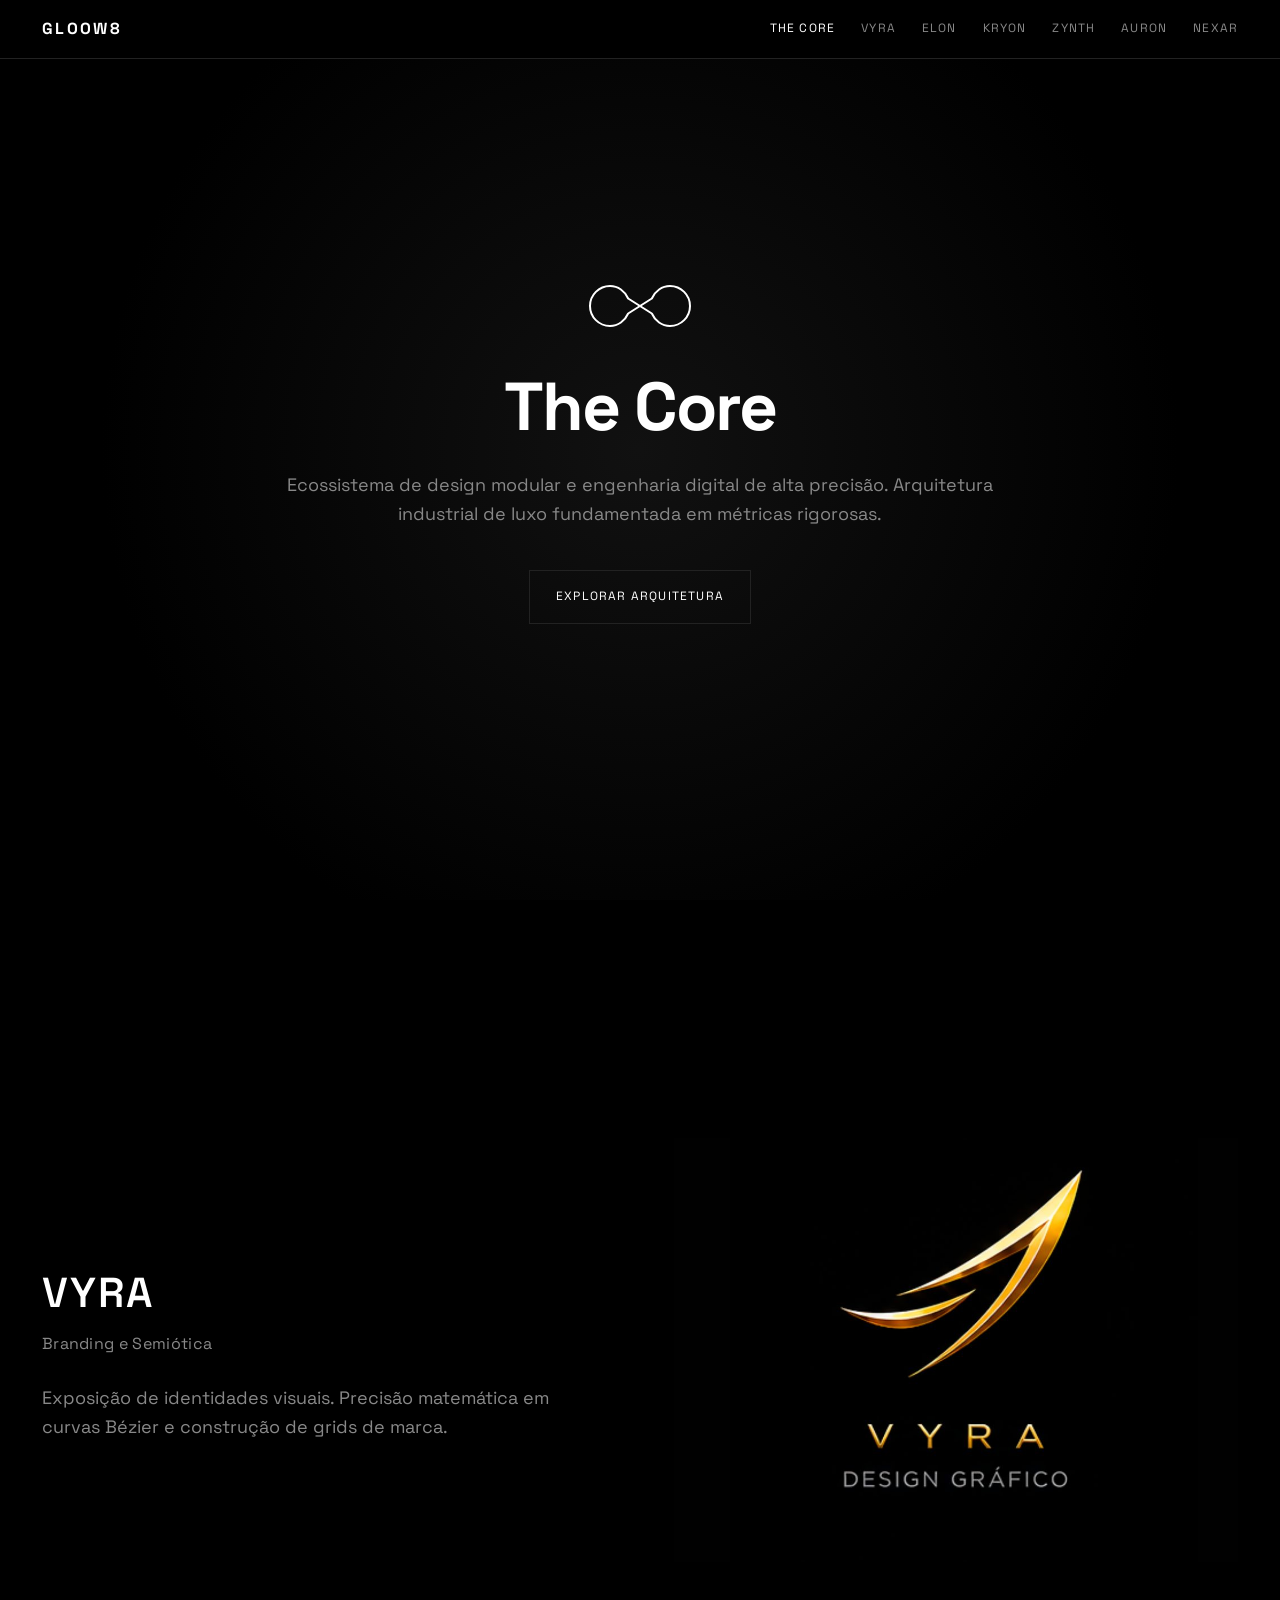
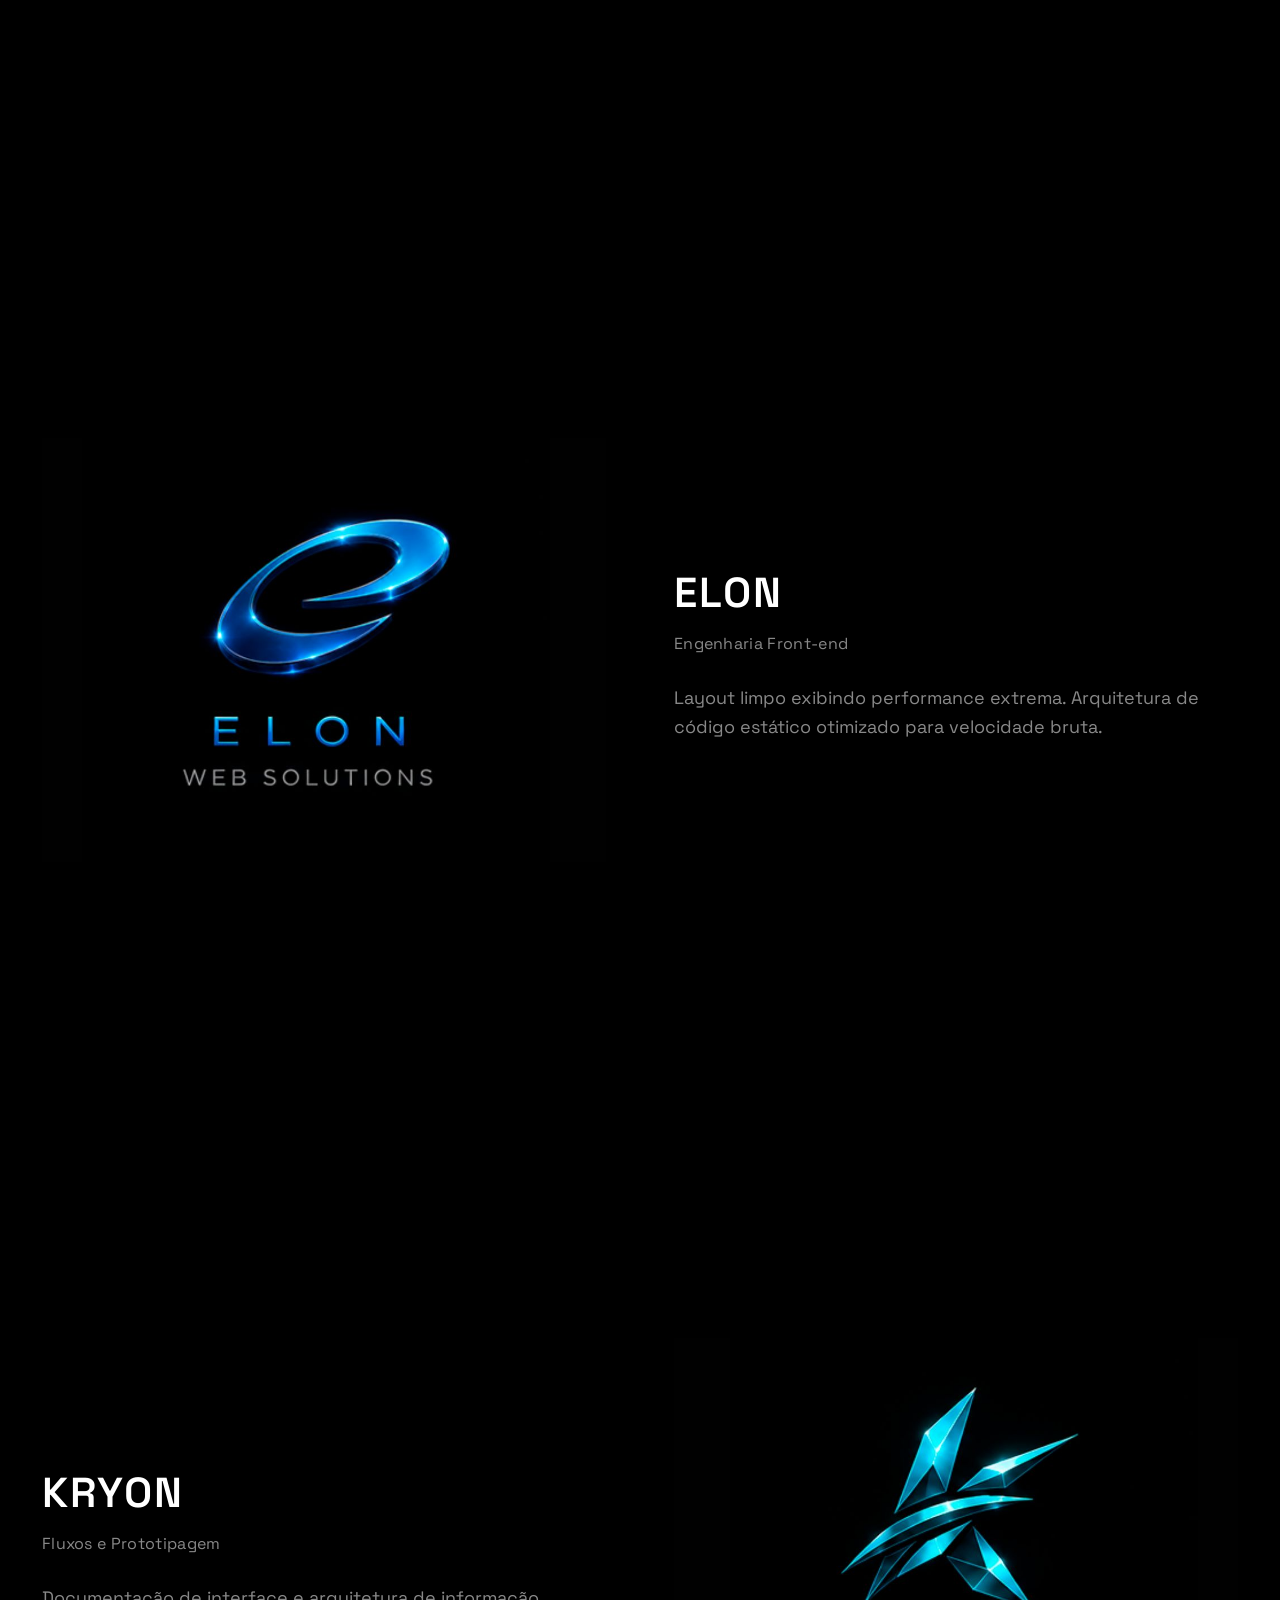
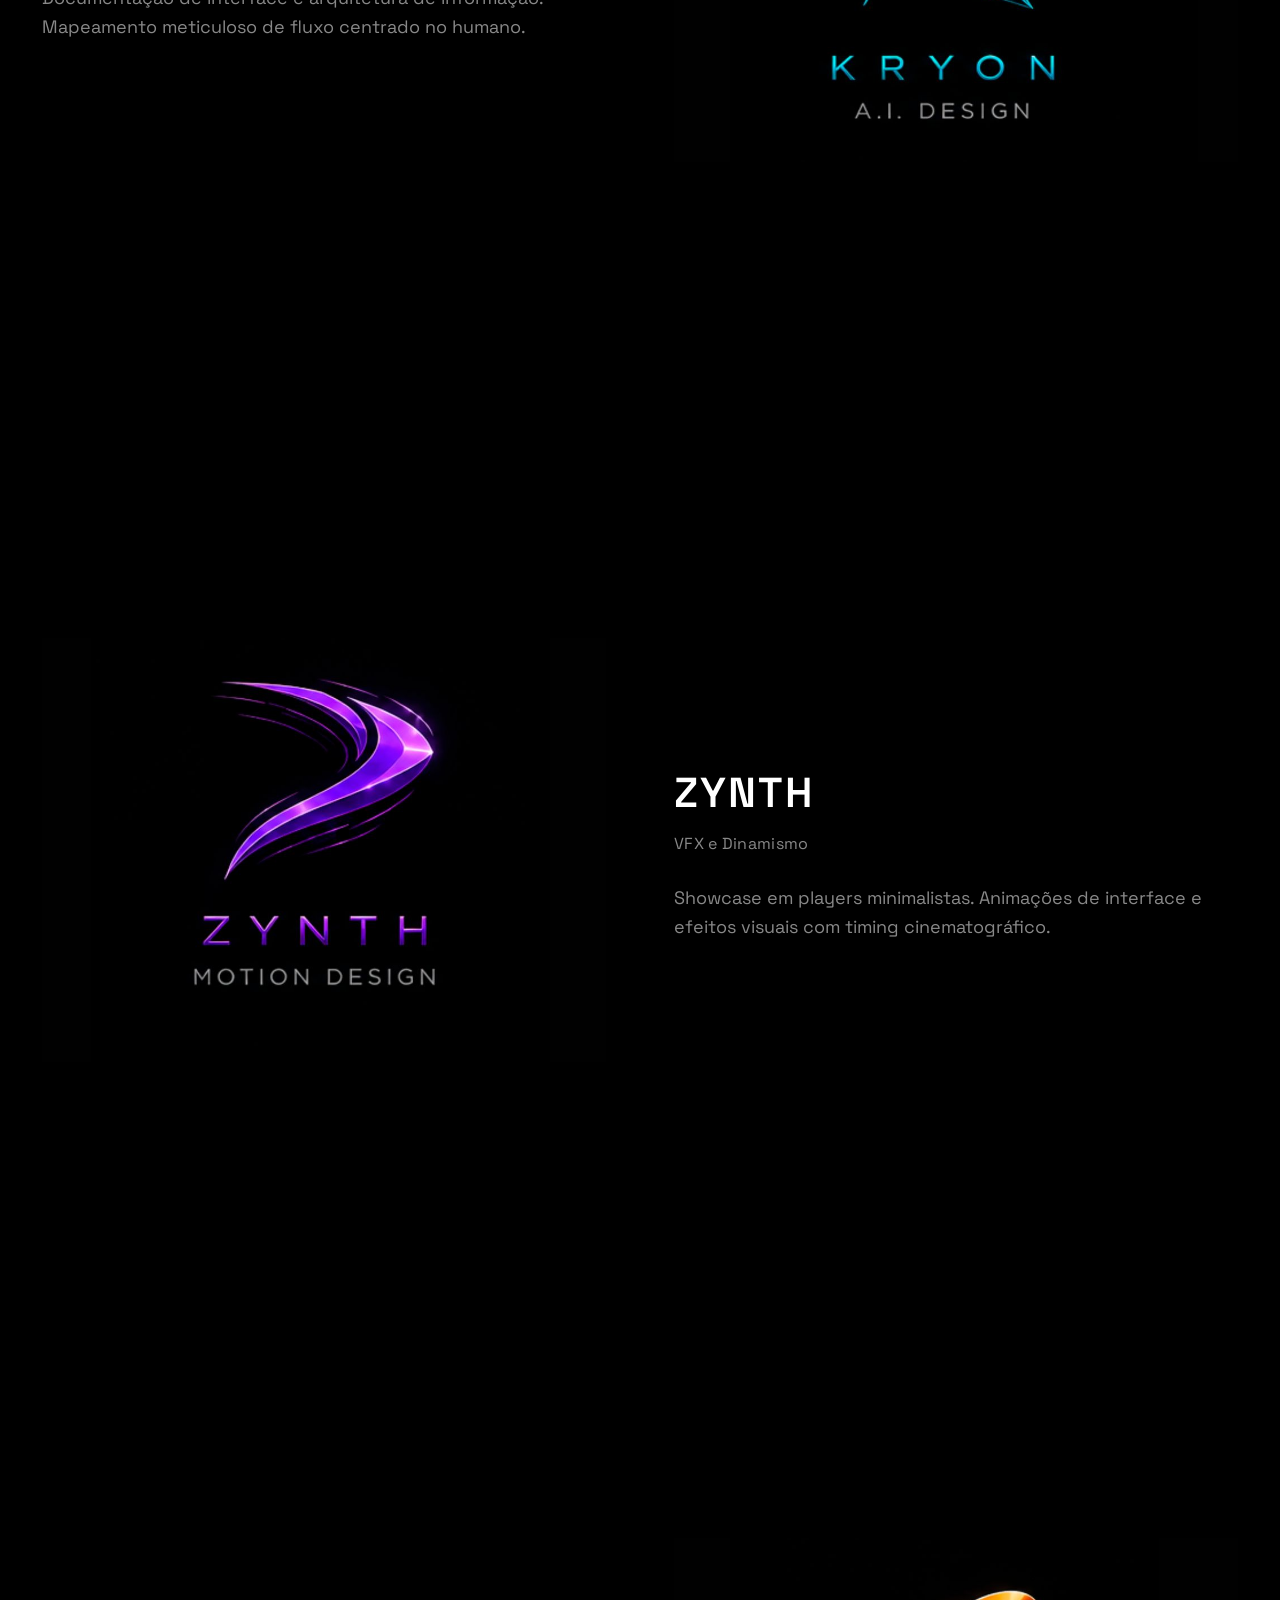
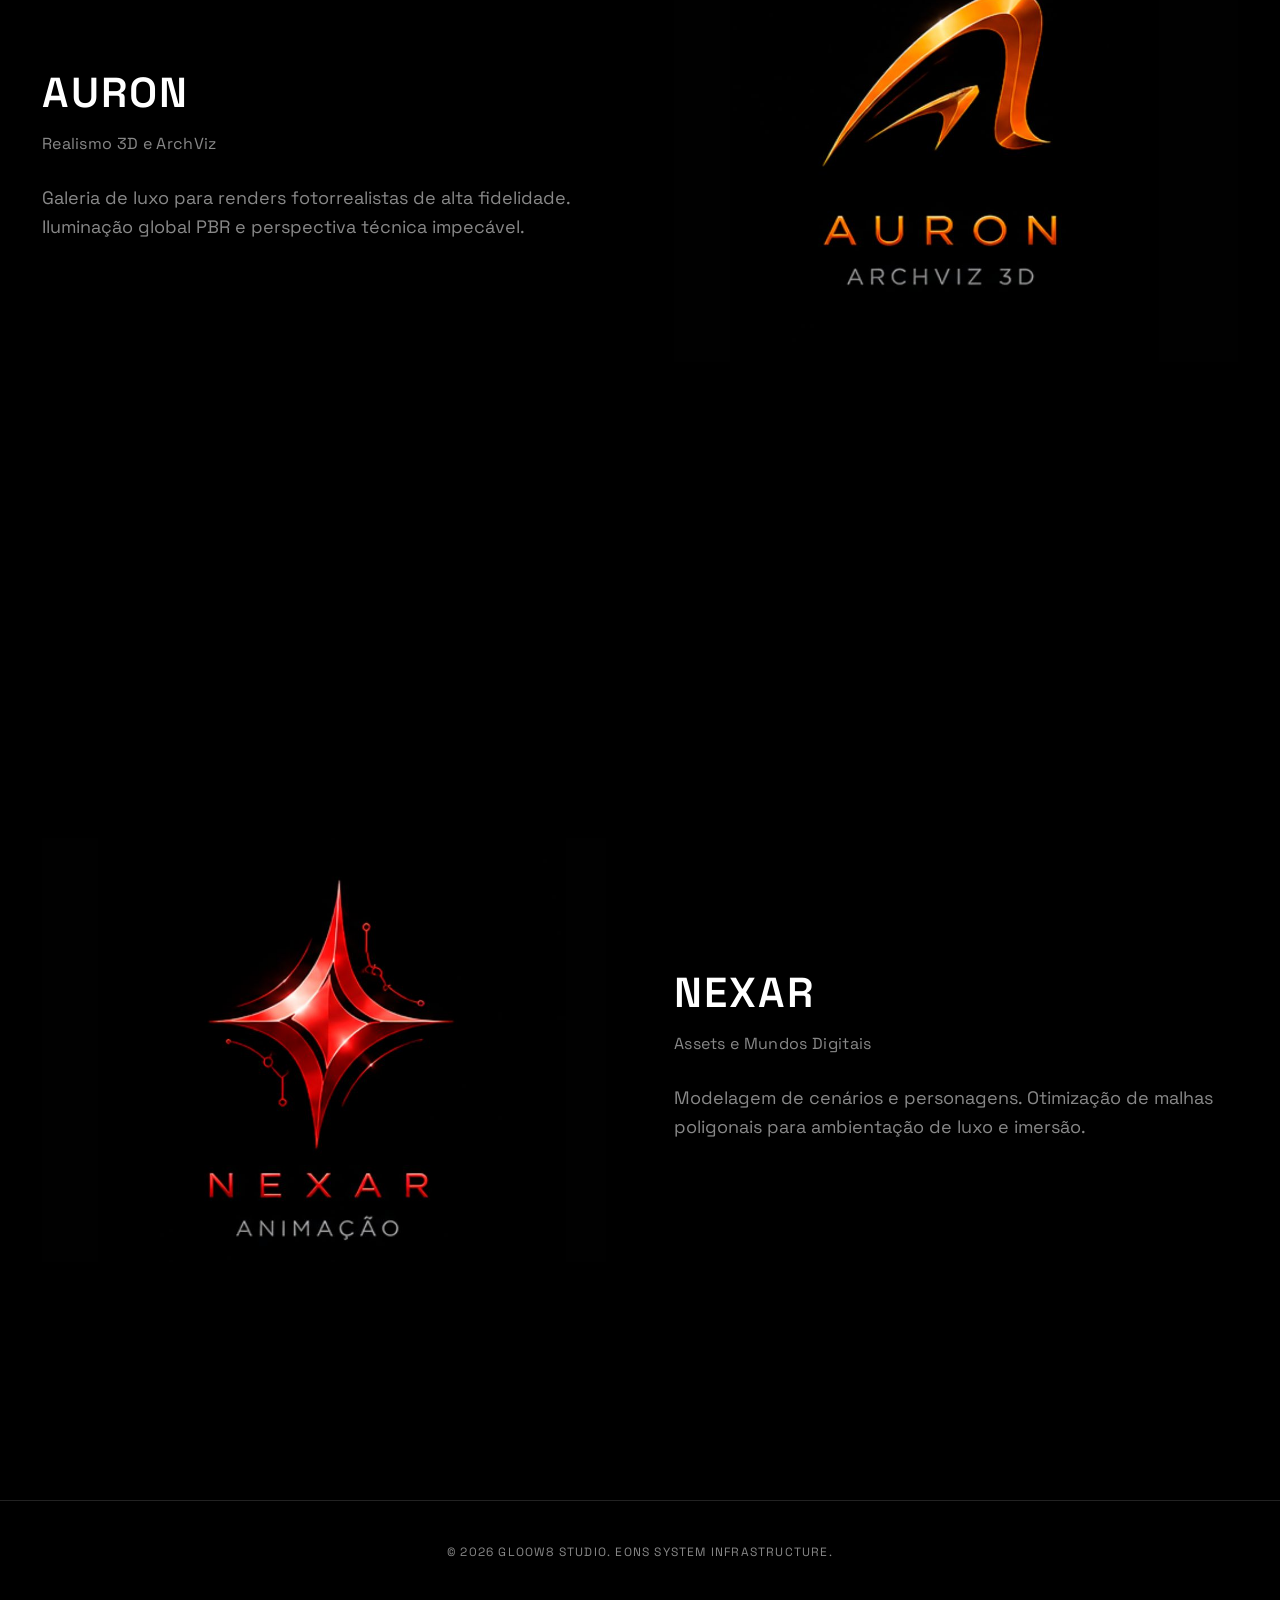
<file: index.html>
<!DOCTYPE html>
<html lang="pt-BR">
<head>
    <meta charset="UTF-8">
    <meta name="viewport" content="width=device-width, initial-scale=1.0">
    <title>Gloow8 Studio | S.C.A.M. Architecture</title>
    <link rel="stylesheet" href="style.css">
    <link rel="preconnect" href="https://fonts.googleapis.com">
    <link rel="preconnect" href="https://fonts.gstatic.com" crossorigin>
    <link href="https://fonts.googleapis.com/css2?family=Space+Grotesk:wght@300;400;600;700&display=swap" rel="stylesheet">
</head>
<body>
    <header class="header">
        <div class="logo"><a href="#core">GLOOW8</a></div>
        <nav class="nav">
            <a href="#core" class="nav-link">The Core</a>
            <a href="#vyra" class="nav-link">Vyra</a>
            <a href="#elon" class="nav-link">Elon</a>
            <a href="#kryon" class="nav-link">Kryon</a>
            <a href="#zynth" class="nav-link">Zynth</a>
            <a href="#auron" class="nav-link">Auron</a>
            <a href="#nexar" class="nav-link">Nexar</a>
        </nav>
        <button class="mobile-menu-btn" aria-label="Abrir Menu">
            <span class="bar"></span>
            <span class="bar"></span>
        </button>
    </header>

    <main class="main-content">
        <!-- THE CORE -->
        <section id="core" class="section hero fade-in">
            <div class="parallax-bg" data-speed="0.4"></div>
            <div class="content-wrapper">
                <div class="infinity-core">
                    <svg width="120" height="60" viewBox="0 0 120 60" fill="none" xmlns="http://www.w3.org/2000/svg">
                        <path d="M30 10C18.954 10 10 18.954 10 30C10 41.046 18.954 50 30 50C38.077 50 44.975 44.808 48.163 37.5L71.837 22.5C75.025 15.192 81.923 10 90 10C101.046 10 110 18.954 110 30C110 41.046 101.046 50 90 50C81.923 50 75.025 44.808 71.837 37.5L48.163 22.5C44.975 15.192 38.077 10 30 10Z" stroke="var(--accent-color)" stroke-width="2" stroke-linecap="round" stroke-linejoin="round"/>
                    </svg>
                </div>
                <h1>The Core</h1>
                <p>Ecossistema de design modular e engenharia digital de alta precisão. Arquitetura industrial de luxo fundamentada em métricas rigorosas.</p>
                <a href="#vyra" class="scroll-down">Explorar Arquitetura</a>
            </div>
        </section>

        <!-- VYRA -->
        <section id="vyra" class="section module-section fade-in">
            <div class="content-wrapper grid-layout">
                <div class="module-text">
                    <h2>VYRA</h2>
                    <h3>Branding e Semiótica</h3>
                    <p>Exposição de identidades visuais. Precisão matemática em curvas Bézier e construção de grids de marca.</p>
                </div>
                <div class="module-visual" style="padding: 0; border: none;">
                    <img src="vyra.jpg" alt="VYRA Branding" style="width: 100%; height: 100%; object-fit: cover;">
                </div>
            </div>
        </section>

        <!-- ELON -->
        <section id="elon" class="section module-section reverse fade-in">
            <div class="content-wrapper grid-layout">
                <div class="module-text">
                    <h2>ELON</h2>
                    <h3>Engenharia Front-end</h3>
                    <p>Layout limpo exibindo performance extrema. Arquitetura de código estático otimizado para velocidade bruta.</p>
                </div>
                <div class="module-visual" style="padding: 0; border: none;">
                    <img src="elon.jpg" alt="ELON Engenharia Front-end" style="width: 100%; height: 100%; object-fit: cover;">
                </div>
            </div>
        </section>

        <!-- KRYON -->
        <section id="kryon" class="section module-section fade-in">
            <div class="content-wrapper grid-layout">
                <div class="module-text">
                    <h2>KRYON</h2>
                    <h3>Fluxos e Prototipagem</h3>
                    <p>Documentação de interface e arquitetura de informação. Mapeamento meticuloso de fluxo centrado no humano.</p>
                </div>
                <div class="module-visual" style="padding: 0; border: none;">
                    <img src="kryon.jpg" alt="KRYON Fluxos e Prototipagem" style="width: 100%; height: 100%; object-fit: cover;">
                </div>
            </div>
        </section>

        <!-- ZYNTH -->
        <section id="zynth" class="section module-section reverse fade-in">
            <div class="content-wrapper grid-layout">
                <div class="module-text">
                    <h2>ZYNTH</h2>
                    <h3>VFX e Dinamismo</h3>
                    <p>Showcase em players minimalistas. Animações de interface e efeitos visuais com timing cinematográfico.</p>
                </div>
                <div class="module-visual" style="padding: 0; border: none;">
                    <img src="zynth.jpg" alt="ZYNTH VFX e Dinamismo" style="width: 100%; height: 100%; object-fit: cover;">
                </div>
            </div>
        </section>

        <!-- AURON -->
        <section id="auron" class="section module-section fade-in">
            <div class="content-wrapper grid-layout">
                <div class="module-text">
                    <h2>AURON</h2>
                    <h3>Realismo 3D e ArchViz</h3>
                    <p>Galeria de luxo para renders fotorrealistas de alta fidelidade. Iluminação global PBR e perspectiva técnica impecável.</p>
                </div>
                <div class="module-visual" style="padding: 0; border: none;">
                    <img src="auron.jpg" alt="AURON Realismo 3D" style="width: 100%; height: 100%; object-fit: cover;">
                </div>
            </div>
        </section>

        <!-- NEXAR -->
        <section id="nexar" class="section module-section reverse fade-in">
            <div class="content-wrapper grid-layout">
                <div class="module-text">
                    <h2>NEXAR</h2>
                    <h3>Assets e Mundos Digitais</h3>
                    <p>Modelagem de cenários e personagens. Otimização de malhas poligonais para ambientação de luxo e imersão.</p>
                </div>
                <div class="module-visual" style="padding: 0; border: none;">
                    <img src="nexar.jpg" alt="NEXAR Assets e Mundos Digitais" style="width: 100%; height: 100%; object-fit: cover;">
                </div>
            </div>
        </section>
    </main>

    <footer class="footer">
        <p>&copy; 2026 Gloow8 Studio. Eons System Infrastructure.</p>
    </footer>

    <script src="script.js"></script>
</body>
</html>
</file>
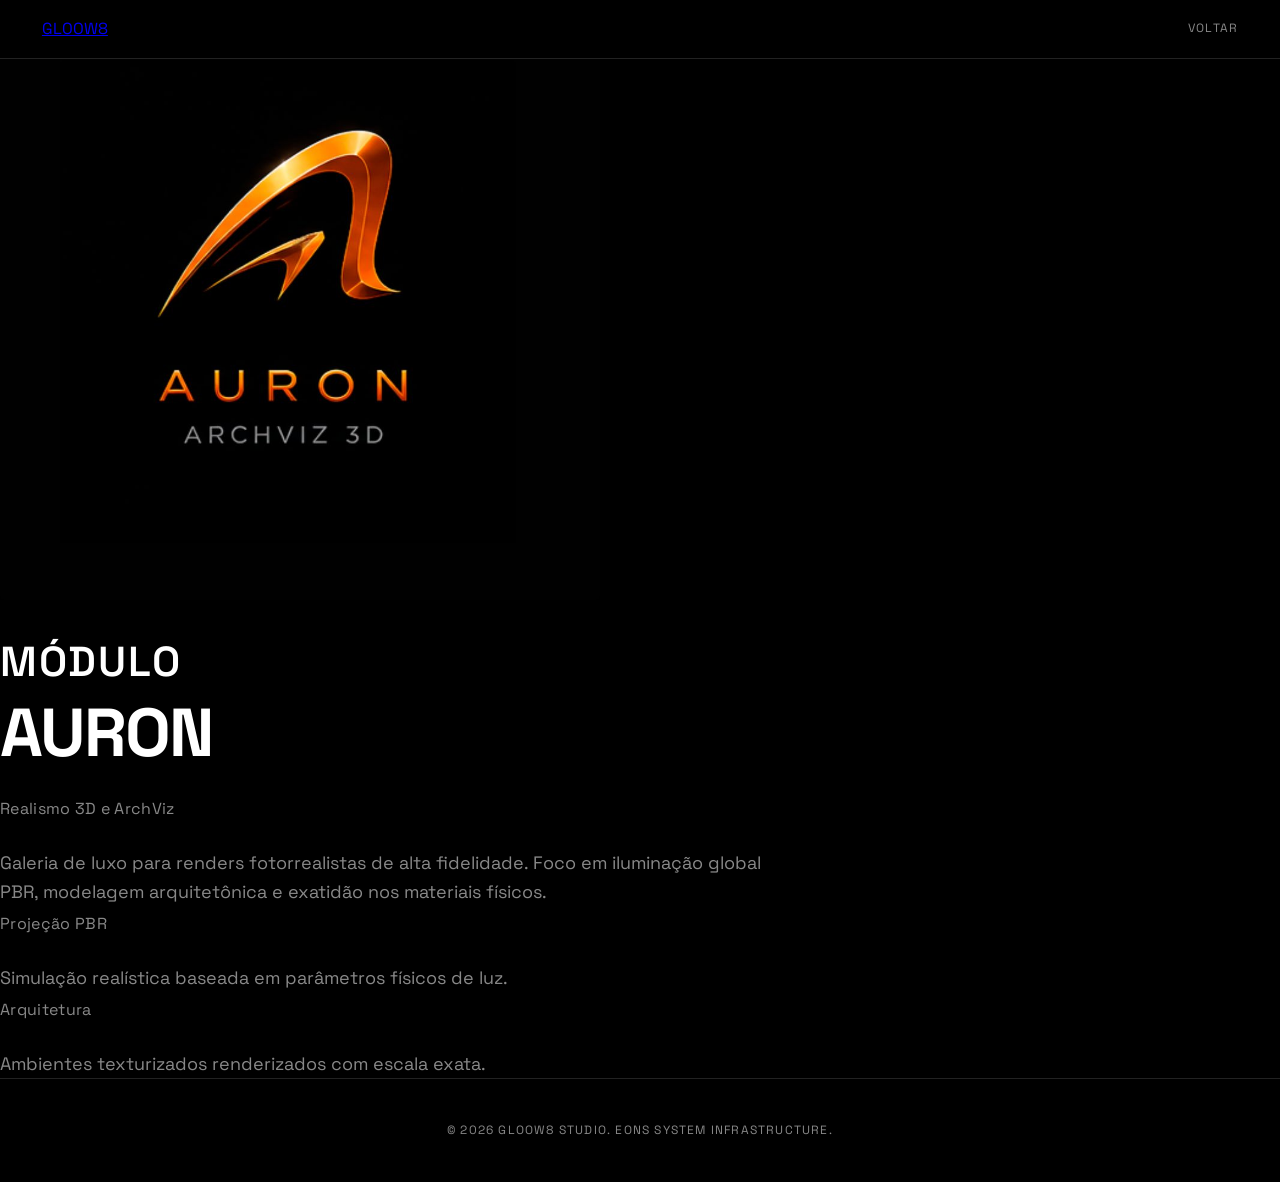
<file: modules/auron.html>
<!DOCTYPE html>
<html lang="pt-BR">
<head>
    <meta charset="UTF-8">
    <meta name="viewport" content="width=device-width, initial-scale=1.0">
    <title>Gloow8 Studio | AURON - Realismo 3D e ArchViz</title>
    <link rel="stylesheet" href="../style.css">
    <link rel="preconnect" href="https://fonts.googleapis.com">
    <link rel="preconnect" href="https://fonts.gstatic.com" crossorigin>
    <link href="https://fonts.googleapis.com/css2?family=Space+Grotesk:wght@300;400;600;700&display=swap" rel="stylesheet">
</head>
<body>
    <header class="header">
        <a href="../index.html" class="logo">GLOOW8</a>
        <nav class="nav">
            <a href="../index.html#modules">Voltar</a>
        </nav>
    </header>

    <main class="main-content">
        <section class="module-hero">
            <img src="../auron.jpg" alt="AURON Logo" style="width: 100%; max-width: 600px; margin-bottom: 20px; object-fit: cover; border-radius: 4px;">
            <h2>Módulo</h2>
            <h1>AURON</h1>
            <h3>Realismo 3D e ArchViz</h3>
            <p>Galeria de luxo para renders fotorrealistas de alta fidelidade. Foco em iluminação global PBR, modelagem arquitetônica e exatidão nos materiais físicos.</p>
        </section>

        <section class="modules-grid">
            <div class="module-card">
                <h3>Projeção PBR</h3>
                <p>Simulação realística baseada em parâmetros físicos de luz.</p>
            </div>
            <div class="module-card">
                <h3>Arquitetura</h3>
                <p>Ambientes texturizados renderizados com escala exata.</p>
            </div>
        </section>
    </main>

    <footer class="footer">
        <p>&copy; 2026 Gloow8 Studio. Eons System Infrastructure.</p>
    </footer>
</body>
</html>
</file>
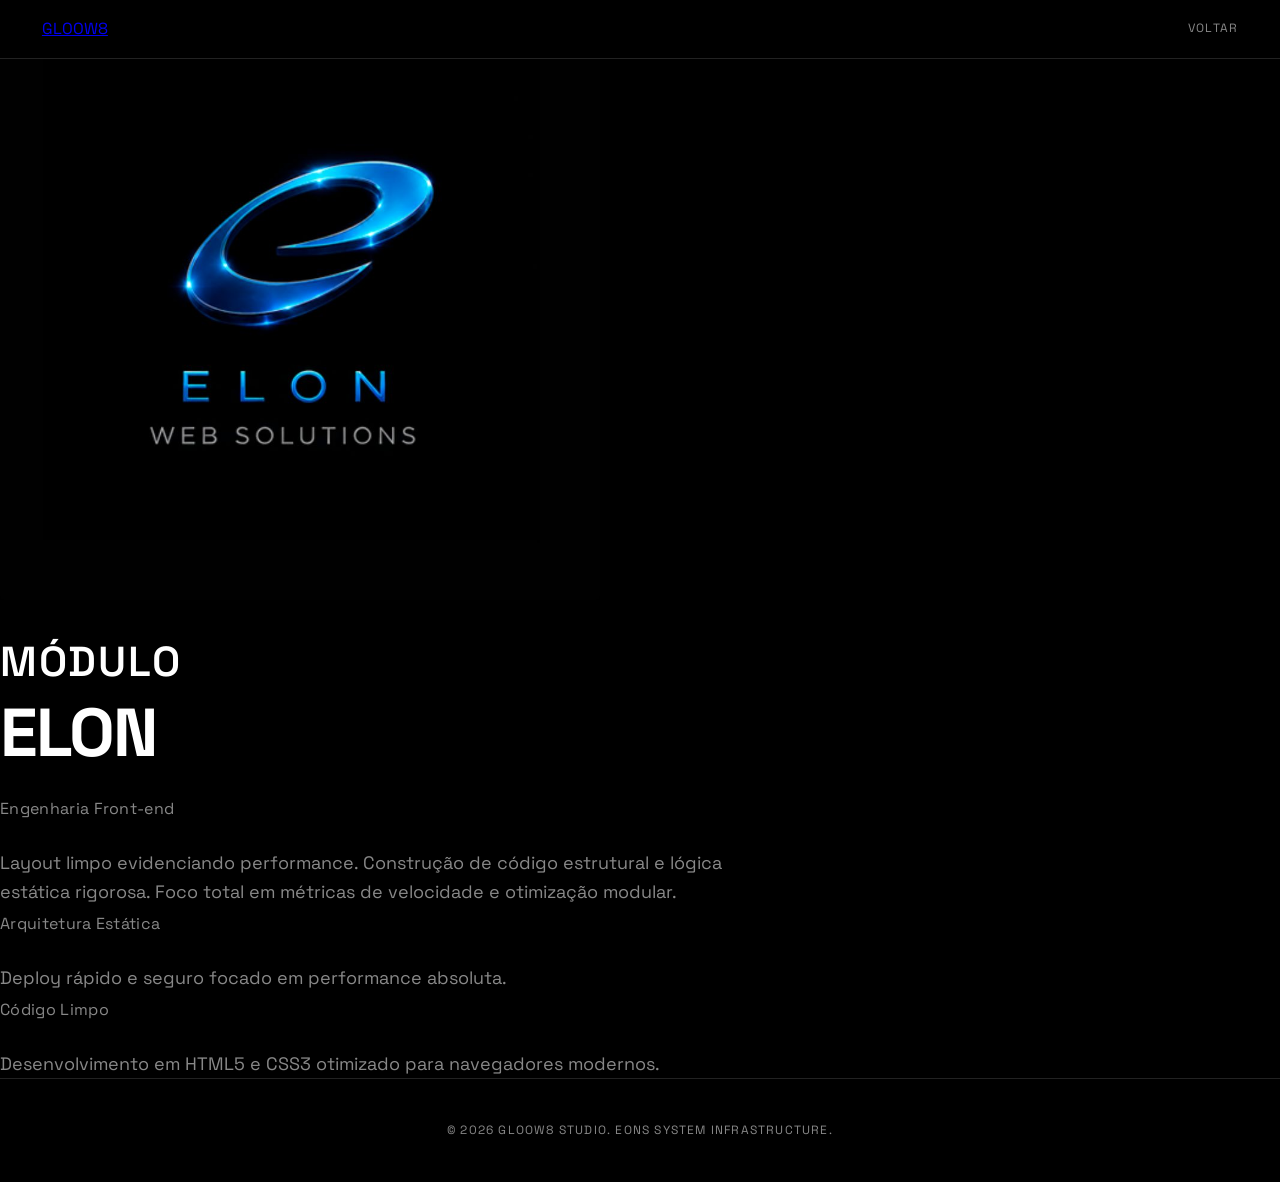
<file: modules/elon.html>
<!DOCTYPE html>
<html lang="pt-BR">
<head>
    <meta charset="UTF-8">
    <meta name="viewport" content="width=device-width, initial-scale=1.0">
    <title>Gloow8 Studio | ELON - Engenharia Front-end</title>
    <link rel="stylesheet" href="../style.css">
    <link rel="preconnect" href="https://fonts.googleapis.com">
    <link rel="preconnect" href="https://fonts.gstatic.com" crossorigin>
    <link href="https://fonts.googleapis.com/css2?family=Space+Grotesk:wght@300;400;600;700&display=swap" rel="stylesheet">
</head>
<body>
    <header class="header">
        <a href="../index.html" class="logo">GLOOW8</a>
        <nav class="nav">
            <a href="../index.html#modules">Voltar</a>
        </nav>
    </header>

    <main class="main-content">
        <section class="module-hero">
            <img src="../elon.jpg" alt="ELON Logo" style="width: 100%; max-width: 600px; margin-bottom: 20px; object-fit: cover; border-radius: 4px;">
            <h2>Módulo</h2>
            <h1>ELON</h1>
            <h3>Engenharia Front-end</h3>
            <p>Layout limpo evidenciando performance. Construção de código estrutural e lógica estática rigorosa. Foco total em métricas de velocidade e otimização modular.</p>
        </section>

        <section class="modules-grid">
            <div class="module-card">
                <h3>Arquitetura Estática</h3>
                <p>Deploy rápido e seguro focado em performance absoluta.</p>
            </div>
            <div class="module-card">
                <h3>Código Limpo</h3>
                <p>Desenvolvimento em HTML5 e CSS3 otimizado para navegadores modernos.</p>
            </div>
        </section>
    </main>

    <footer class="footer">
        <p>&copy; 2026 Gloow8 Studio. Eons System Infrastructure.</p>
    </footer>
</body>
</html>
</file>
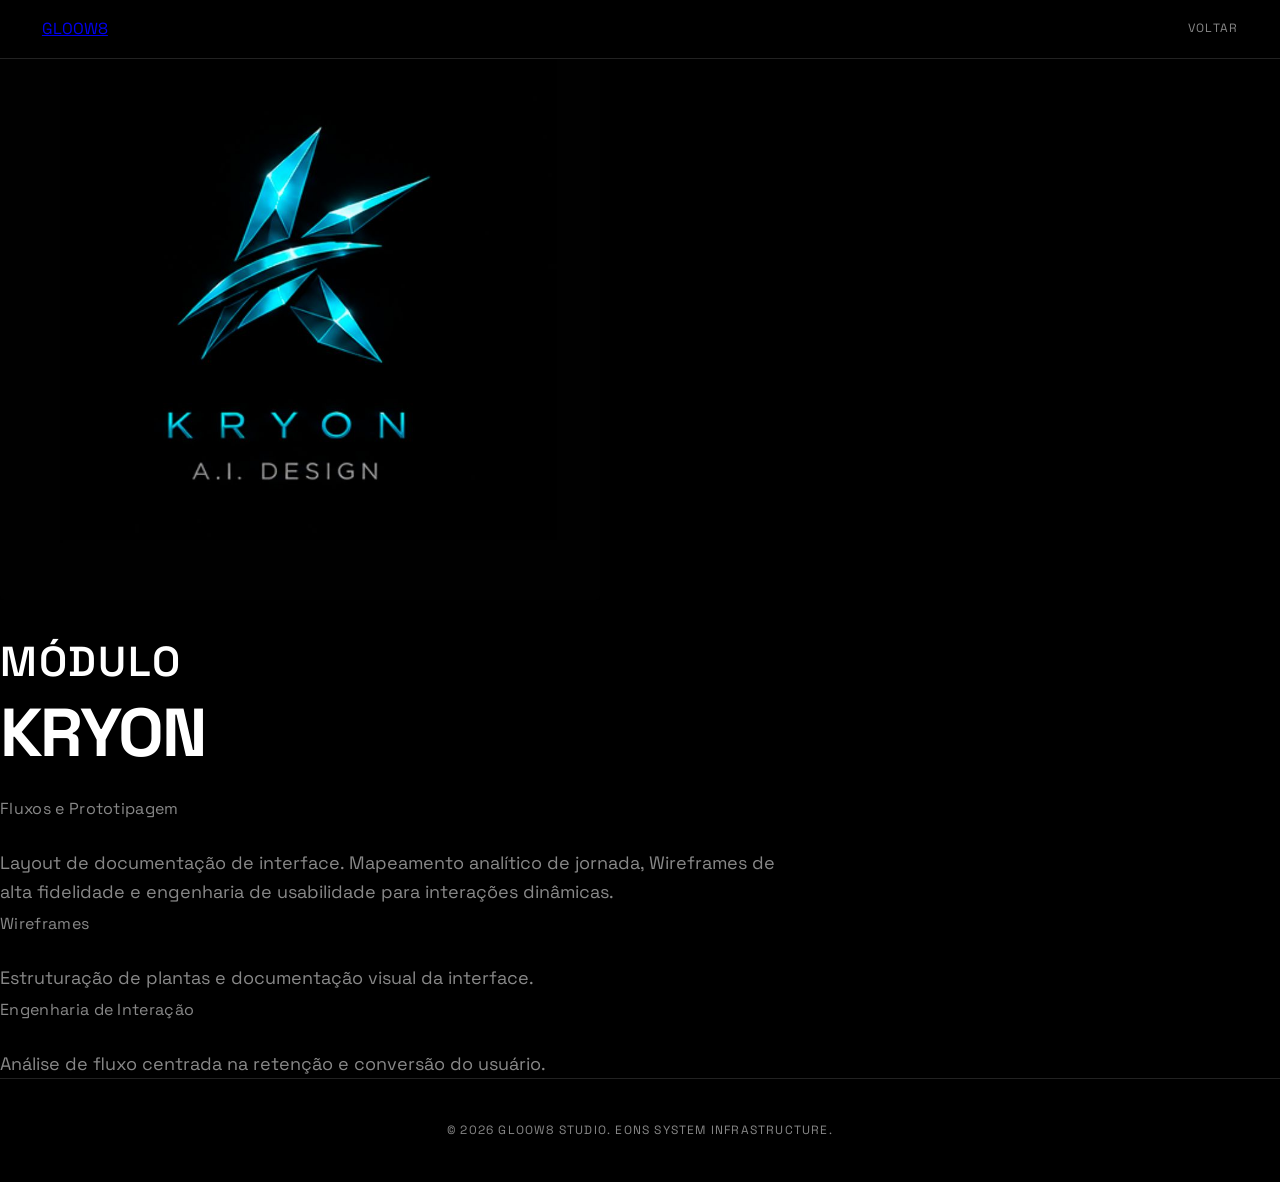
<file: modules/kryon.html>
<!DOCTYPE html>
<html lang="pt-BR">
<head>
    <meta charset="UTF-8">
    <meta name="viewport" content="width=device-width, initial-scale=1.0">
    <title>Gloow8 Studio | KRYON - Fluxos e Prototipagem</title>
    <link rel="stylesheet" href="../style.css">
    <link rel="preconnect" href="https://fonts.googleapis.com">
    <link rel="preconnect" href="https://fonts.gstatic.com" crossorigin>
    <link href="https://fonts.googleapis.com/css2?family=Space+Grotesk:wght@300;400;600;700&display=swap" rel="stylesheet">
</head>
<body>
    <header class="header">
        <a href="../index.html" class="logo">GLOOW8</a>
        <nav class="nav">
            <a href="../index.html#modules">Voltar</a>
        </nav>
    </header>

    <main class="main-content">
        <section class="module-hero">
            <img src="../kryon.jpg" alt="KRYON Logo" style="width: 100%; max-width: 600px; margin-bottom: 20px; object-fit: cover; border-radius: 4px;">
            <h2>Módulo</h2>
            <h1>KRYON</h1>
            <h3>Fluxos e Prototipagem</h3>
            <p>Layout de documentação de interface. Mapeamento analítico de jornada, Wireframes de alta fidelidade e engenharia de usabilidade para interações dinâmicas.</p>
        </section>

        <section class="modules-grid">
            <div class="module-card">
                <h3>Wireframes</h3>
                <p>Estruturação de plantas e documentação visual da interface.</p>
            </div>
            <div class="module-card">
                <h3>Engenharia de Interação</h3>
                <p>Análise de fluxo centrada na retenção e conversão do usuário.</p>
            </div>
        </section>
    </main>

    <footer class="footer">
        <p>&copy; 2026 Gloow8 Studio. Eons System Infrastructure.</p>
    </footer>
</body>
</html>
</file>
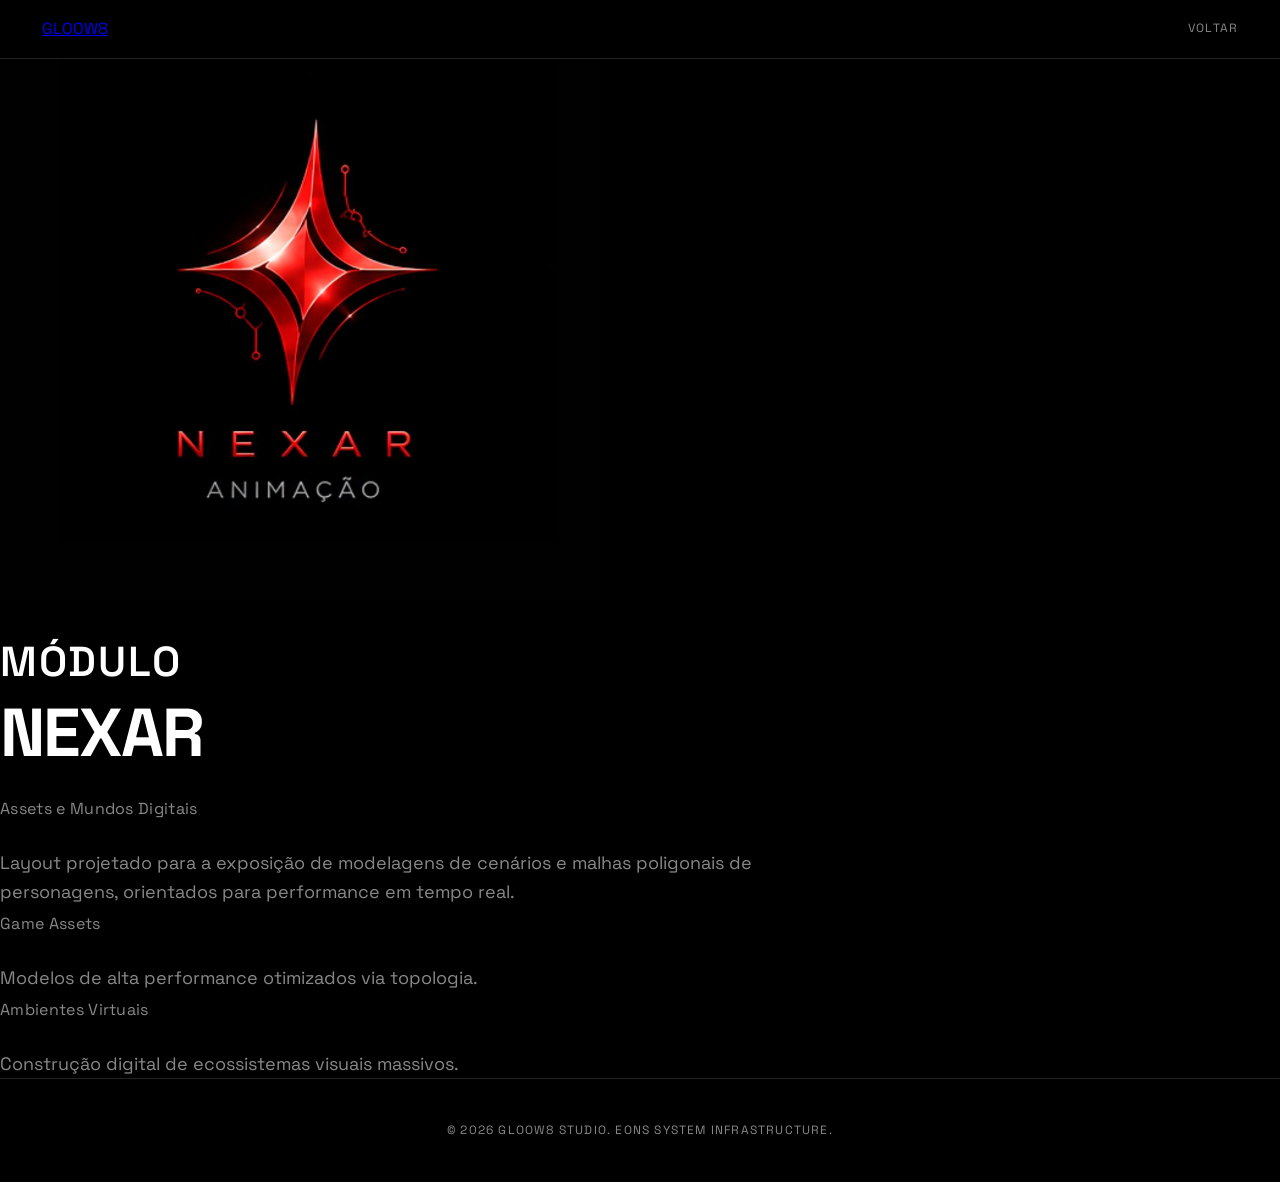
<file: modules/nexar.html>
<!DOCTYPE html>
<html lang="pt-BR">
<head>
    <meta charset="UTF-8">
    <meta name="viewport" content="width=device-width, initial-scale=1.0">
    <title>Gloow8 Studio | NEXAR - Assets e Mundos Digitais</title>
    <link rel="stylesheet" href="../style.css">
    <link rel="preconnect" href="https://fonts.googleapis.com">
    <link rel="preconnect" href="https://fonts.gstatic.com" crossorigin>
    <link href="https://fonts.googleapis.com/css2?family=Space+Grotesk:wght@300;400;600;700&display=swap" rel="stylesheet">
</head>
<body>
    <header class="header">
        <a href="../index.html" class="logo">GLOOW8</a>
        <nav class="nav">
            <a href="../index.html#modules">Voltar</a>
        </nav>
    </header>

    <main class="main-content">
        <section class="module-hero">
            <img src="../nexar.jpg" alt="NEXAR Logo" style="width: 100%; max-width: 600px; margin-bottom: 20px; object-fit: cover; border-radius: 4px;">
            <h2>Módulo</h2>
            <h1>NEXAR</h1>
            <h3>Assets e Mundos Digitais</h3>
            <p>Layout projetado para a exposição de modelagens de cenários e malhas poligonais de personagens, orientados para performance em tempo real.</p>
        </section>

        <section class="modules-grid">
            <div class="module-card">
                <h3>Game Assets</h3>
                <p>Modelos de alta performance otimizados via topologia.</p>
            </div>
            <div class="module-card">
                <h3>Ambientes Virtuais</h3>
                <p>Construção digital de ecossistemas visuais massivos.</p>
            </div>
        </section>
    </main>

    <footer class="footer">
        <p>&copy; 2026 Gloow8 Studio. Eons System Infrastructure.</p>
    </footer>
</body>
</html>
</file>
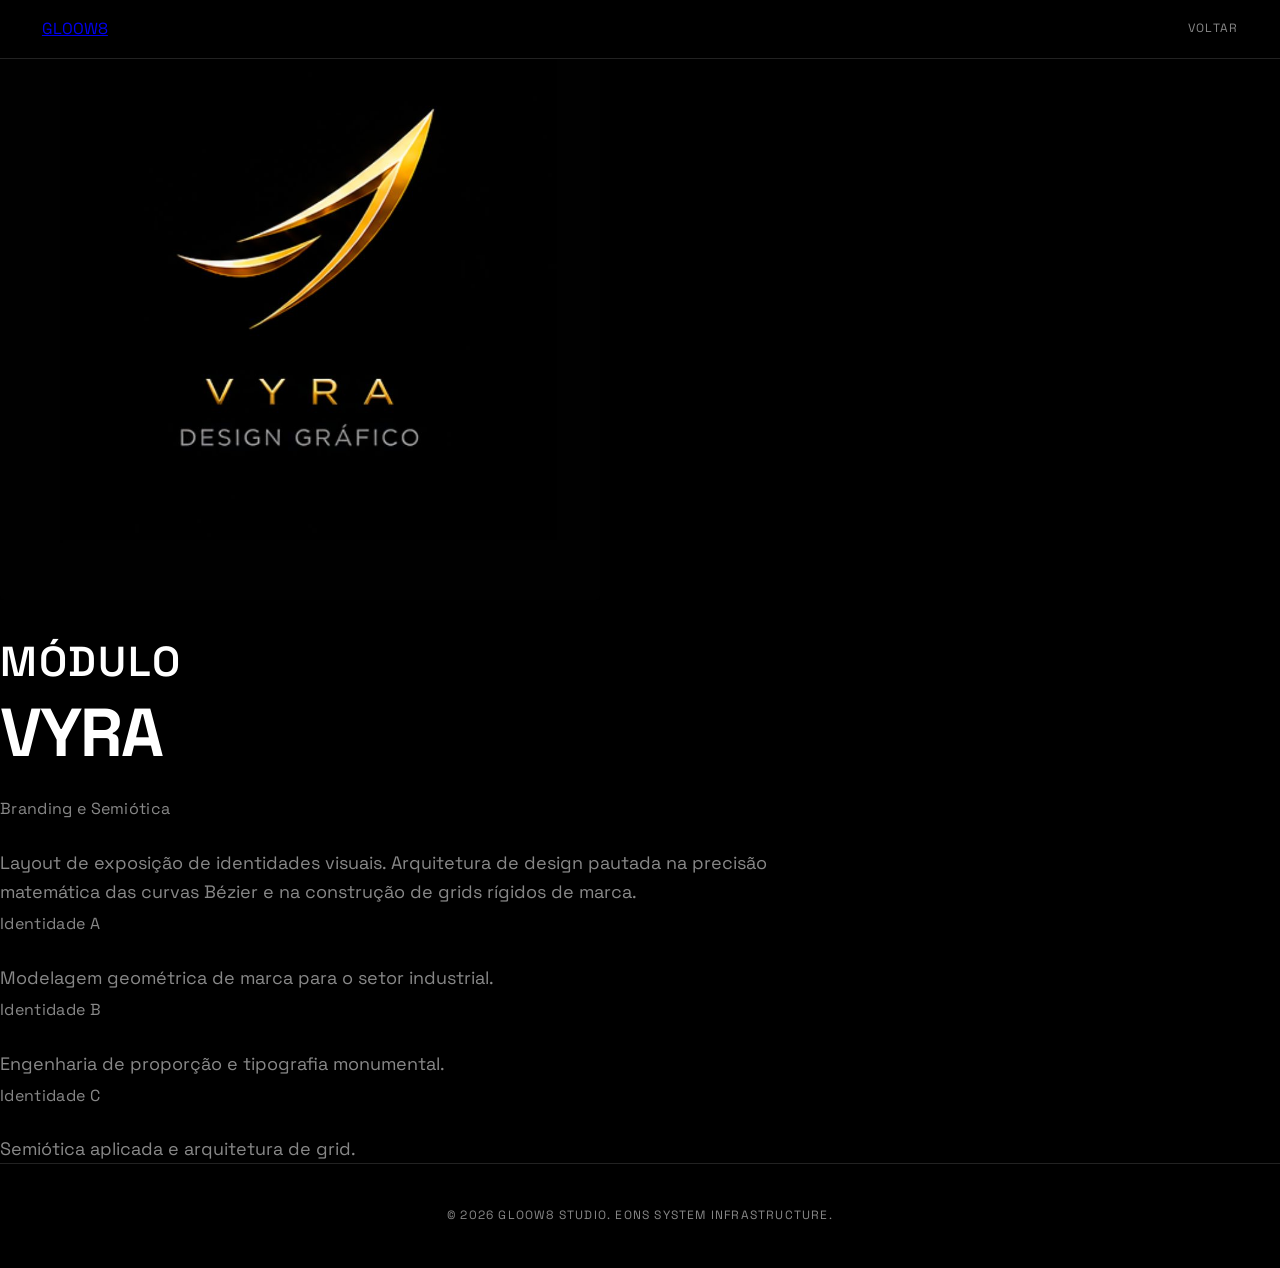
<file: modules/vyra.html>
<!DOCTYPE html>
<html lang="pt-BR">
<head>
    <meta charset="UTF-8">
    <meta name="viewport" content="width=device-width, initial-scale=1.0">
    <title>Gloow8 Studio | VYRA - Branding e Semiótica</title>
    <link rel="stylesheet" href="../style.css">
    <link rel="preconnect" href="https://fonts.googleapis.com">
    <link rel="preconnect" href="https://fonts.gstatic.com" crossorigin>
    <link href="https://fonts.googleapis.com/css2?family=Space+Grotesk:wght@300;400;600;700&display=swap" rel="stylesheet">
</head>
<body>
    <header class="header">
        <a href="../index.html" class="logo">GLOOW8</a>
        <nav class="nav">
            <a href="../index.html#modules">Voltar</a>
        </nav>
    </header>

    <main class="main-content">
        <section class="module-hero">
            <img src="../vyra.jpg" alt="VYRA Logo" style="width: 100%; max-width: 600px; margin-bottom: 20px; object-fit: cover; border-radius: 4px;">
            <h2>Módulo</h2>
            <h1>VYRA</h1>
            <h3>Branding e Semiótica</h3>
            <p>Layout de exposição de identidades visuais. Arquitetura de design pautada na precisão matemática das curvas Bézier e na construção de grids rígidos de marca.</p>
        </section>

        <!-- Galeria / Layout Específico -->
        <section class="modules-grid">
            <div class="module-card">
                <h3>Identidade A</h3>
                <p>Modelagem geométrica de marca para o setor industrial.</p>
            </div>
            <div class="module-card">
                <h3>Identidade B</h3>
                <p>Engenharia de proporção e tipografia monumental.</p>
            </div>
            <div class="module-card">
                <h3>Identidade C</h3>
                <p>Semiótica aplicada e arquitetura de grid.</p>
            </div>
        </section>
    </main>

    <footer class="footer">
        <p>&copy; 2026 Gloow8 Studio. Eons System Infrastructure.</p>
    </footer>
</body>
</html>
</file>
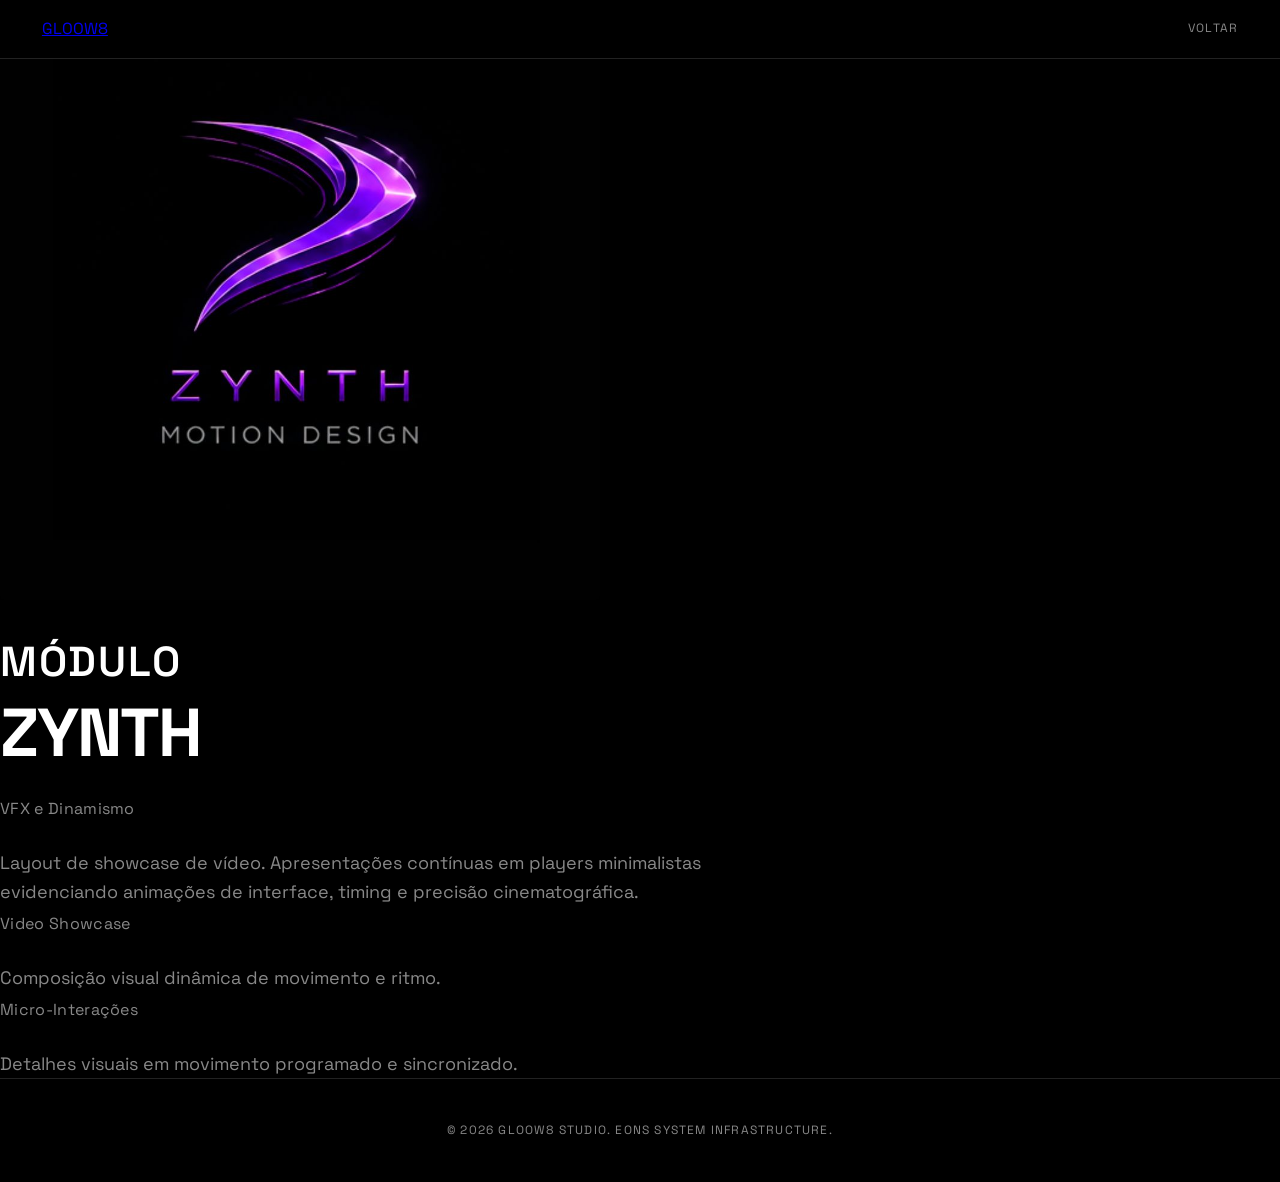
<file: modules/zynth.html>
<!DOCTYPE html>
<html lang="pt-BR">
<head>
    <meta charset="UTF-8">
    <meta name="viewport" content="width=device-width, initial-scale=1.0">
    <title>Gloow8 Studio | ZYNTH - VFX e Dinamismo</title>
    <link rel="stylesheet" href="../style.css">
    <link rel="preconnect" href="https://fonts.googleapis.com">
    <link rel="preconnect" href="https://fonts.gstatic.com" crossorigin>
    <link href="https://fonts.googleapis.com/css2?family=Space+Grotesk:wght@300;400;600;700&display=swap" rel="stylesheet">
</head>
<body>
    <header class="header">
        <a href="../index.html" class="logo">GLOOW8</a>
        <nav class="nav">
            <a href="../index.html#modules">Voltar</a>
        </nav>
    </header>

    <main class="main-content">
        <section class="module-hero">
            <img src="../zynth.jpg" alt="ZYNTH Logo" style="width: 100%; max-width: 600px; margin-bottom: 20px; object-fit: cover; border-radius: 4px;">
            <h2>Módulo</h2>
            <h1>ZYNTH</h1>
            <h3>VFX e Dinamismo</h3>
            <p>Layout de showcase de vídeo. Apresentações contínuas em players minimalistas evidenciando animações de interface, timing e precisão cinematográfica.</p>
        </section>

        <section class="modules-grid">
            <div class="module-card">
                <h3>Video Showcase</h3>
                <p>Composição visual dinâmica de movimento e ritmo.</p>
            </div>
            <div class="module-card">
                <h3>Micro-Interações</h3>
                <p>Detalhes visuais em movimento programado e sincronizado.</p>
            </div>
        </section>
    </main>

    <footer class="footer">
        <p>&copy; 2026 Gloow8 Studio. Eons System Infrastructure.</p>
    </footer>
</body>
</html>
</file>
<file: style.css>
:root {
    /* Color Palette - Dark Mode Minimalista S.C.A.M. */
    --bg-color: #000000;
    --card-bg: #0A0A0A;
    --border-color: #222222;
    --text-primary: #FFFFFF;
    --text-secondary: #888888;
    --accent-color: #FFFFFF;

    /* Dynamic Fluid Spacing (Mobile-First) */
    --space-xs: clamp(0.5rem, 1vw, 0.618rem);
    --space-sm: clamp(0.8rem, 2vw, 1rem);
    --space-md: clamp(1.2rem, 3vw, 1.618rem);
    --space-lg: clamp(2rem, 5vw, 2.618rem);
    --space-xl: clamp(3rem, 8vw, 4.236rem);
    --space-xxl: clamp(5rem, 10vw, 6.854rem);

    /* Typography */
    --font-primary: 'Space Grotesk', sans-serif;
    
    /* Layout constraints */
    --max-width: 1440px;
}

* {
    margin: 0;
    padding: 0;
    box-sizing: border-box;
}

html {
    scroll-behavior: smooth;
}

body {
    background-color: var(--bg-color);
    color: var(--text-primary);
    font-family: var(--font-primary);
    line-height: 1.618;
    -webkit-font-smoothing: antialiased;
    -moz-osx-font-smoothing: grayscale;
    overflow-x: hidden;
}

/* Typography Hierarchy */
h1 {
    font-size: var(--space-xl);
    font-weight: 700;
    letter-spacing: -0.03em;
    line-height: 1.1;
    margin-bottom: var(--space-md);
}

h2 {
    font-size: var(--space-lg);
    font-weight: 600;
    letter-spacing: 0.05em;
    text-transform: uppercase;
}

h3 {
    font-size: var(--space-sm);
    color: var(--text-secondary);
    font-weight: 400;
    margin-top: calc(var(--space-xs) / 2);
    margin-bottom: var(--space-md);
    letter-spacing: 0.02em;
}

p {
    font-size: clamp(1rem, 1.5vw, 1.125rem);
    color: var(--text-secondary);
    max-width: 65ch;
}

/* Header & Navigation */
.header {
    position: fixed;
    top: 0;
    left: 0;
    width: 100%;
    z-index: 100;
    display: flex;
    justify-content: space-between;
    align-items: center;
    padding: var(--space-sm) var(--space-lg);
    background-color: rgba(0, 0, 0, 0.85);
    backdrop-filter: blur(12px);
    -webkit-backdrop-filter: blur(12px);
    border-bottom: 1px solid var(--border-color);
    transition: transform 0.4s cubic-bezier(0.16, 1, 0.3, 1);
}

.header.hidden {
    transform: translateY(-100%);
}

.logo a {
    font-size: var(--space-sm);
    font-weight: 700;
    letter-spacing: 0.15em;
    text-transform: uppercase;
    text-decoration: none;
    color: var(--text-primary);
}

.nav {
    display: flex;
    gap: var(--space-md);
}

.nav a {
    color: var(--text-secondary);
    text-decoration: none;
    font-size: 0.75rem;
    text-transform: uppercase;
    letter-spacing: 0.1em;
    transition: color 0.3s ease;
}

.nav a:hover, .nav a.active {
    color: var(--text-primary);
}

.mobile-menu-btn {
    display: none;
    background: none;
    border: none;
    cursor: pointer;
    padding: var(--space-xs);
    z-index: 101;
}

.mobile-menu-btn .bar {
    display: block;
    width: 24px;
    height: 1px;
    background-color: var(--text-primary);
    margin: 6px 0;
    transition: 0.3s ease;
}

/* Main Content Wrapper */
.main-content {
    width: 100%;
}

.section {
    min-height: 100vh;
    display: flex;
    align-items: center;
    padding: var(--space-xxl) var(--space-lg);
    position: relative;
}

.content-wrapper {
    max-width: var(--max-width);
    margin: 0 auto;
    width: 100%;
    position: relative;
    z-index: 2;
}

/* Scroll Animations (Fade-In) */
.fade-in {
    opacity: 0;
    transform: translateY(60px);
    transition: opacity 1s cubic-bezier(0.16, 1, 0.3, 1), transform 1s cubic-bezier(0.16, 1, 0.3, 1);
}

.fade-in.visible {
    opacity: 1;
    transform: translateY(0);
}

/* Hero (The Core) Section */
.hero {
    text-align: center;
    justify-content: center;
    overflow: hidden;
}

.parallax-bg {
    position: absolute;
    top: -20%;
    left: 0;
    width: 100%;
    height: 140%;
    background: radial-gradient(circle at center, #111111 0%, #000000 60%);
    z-index: 1;
    pointer-events: none;
    will-change: transform;
}

.hero .content-wrapper {
    display: flex;
    flex-direction: column;
    align-items: center;
}

.hero p {
    text-align: center;
    margin: 0 auto var(--space-lg);
}

.infinity-core {
    margin-bottom: var(--space-md);
}

.infinity-core svg {
    animation: pulse 4s infinite ease-in-out;
}

@keyframes pulse {
    0%, 100% { opacity: 0.6; transform: scale(1); }
    50% { opacity: 1; transform: scale(1.05); }
}

.scroll-down {
    display: inline-block;
    padding: var(--space-sm) var(--space-md);
    border: 1px solid var(--border-color);
    color: var(--text-primary);
    text-decoration: none;
    text-transform: uppercase;
    font-size: 0.75rem;
    letter-spacing: 0.1em;
    transition: background-color 0.4s ease, color 0.4s ease;
}

.scroll-down:hover {
    background-color: var(--text-primary);
    color: var(--bg-color);
}

/* Modular Sections Grid */
.grid-layout {
    display: grid;
    grid-template-columns: 1fr 1fr;
    gap: var(--space-xl);
    align-items: center;
}

.reverse .grid-layout {
    direction: rtl;
}

.reverse .module-text {
    direction: ltr;
}

.module-visual {
    width: 100%;
    aspect-ratio: 4/3;
    background-color: var(--card-bg);
    border: 1px solid var(--border-color);
    display: flex;
    justify-content: center;
    align-items: center;
    position: relative;
    overflow: hidden;
    transition: transform 0.6s cubic-bezier(0.16, 1, 0.3, 1), border-color 0.6s ease;
}

.module-visual:hover {
    border-color: var(--text-secondary);
    transform: scale(1.02);
}

.visual-placeholder {
    color: var(--border-color);
    font-size: 0.875rem;
    text-transform: uppercase;
    letter-spacing: 0.1em;
    font-family: monospace;
}

/* Footer */
.footer {
    padding: var(--space-lg);
    text-align: center;
    border-top: 1px solid var(--border-color);
}

.footer p {
    font-size: 0.75rem;
    text-transform: uppercase;
    letter-spacing: 0.1em;
    color: var(--text-secondary);
    margin: 0 auto;
}

/* Responsive - Mobile First Scaling */
@media (max-width: 900px) {
    .grid-layout {
        grid-template-columns: 1fr;
        gap: var(--space-lg);
    }
    
    .reverse .grid-layout {
        direction: ltr;
    }
    
    .nav {
        position: fixed;
        top: 0;
        left: 0;
        width: 100%;
        height: 100vh;
        background-color: rgba(0, 0, 0, 0.95);
        backdrop-filter: blur(15px);
        -webkit-backdrop-filter: blur(15px);
        flex-direction: column;
        justify-content: center;
        align-items: center;
        gap: var(--space-lg);
        opacity: 0;
        pointer-events: none;
        transition: opacity 0.4s ease;
    }
    
    .nav.open {
        opacity: 1;
        pointer-events: all;
    }

    .nav a {
        font-size: 1.25rem;
    }
    
    .mobile-menu-btn {
        display: block;
    }
    
    .mobile-menu-btn.active .bar:nth-child(1) {
        transform: translateY(3px) rotate(45deg);
    }
    .mobile-menu-btn.active .bar:nth-child(2) {
        transform: translateY(-4px) rotate(-45deg);
    }
}
</file>
